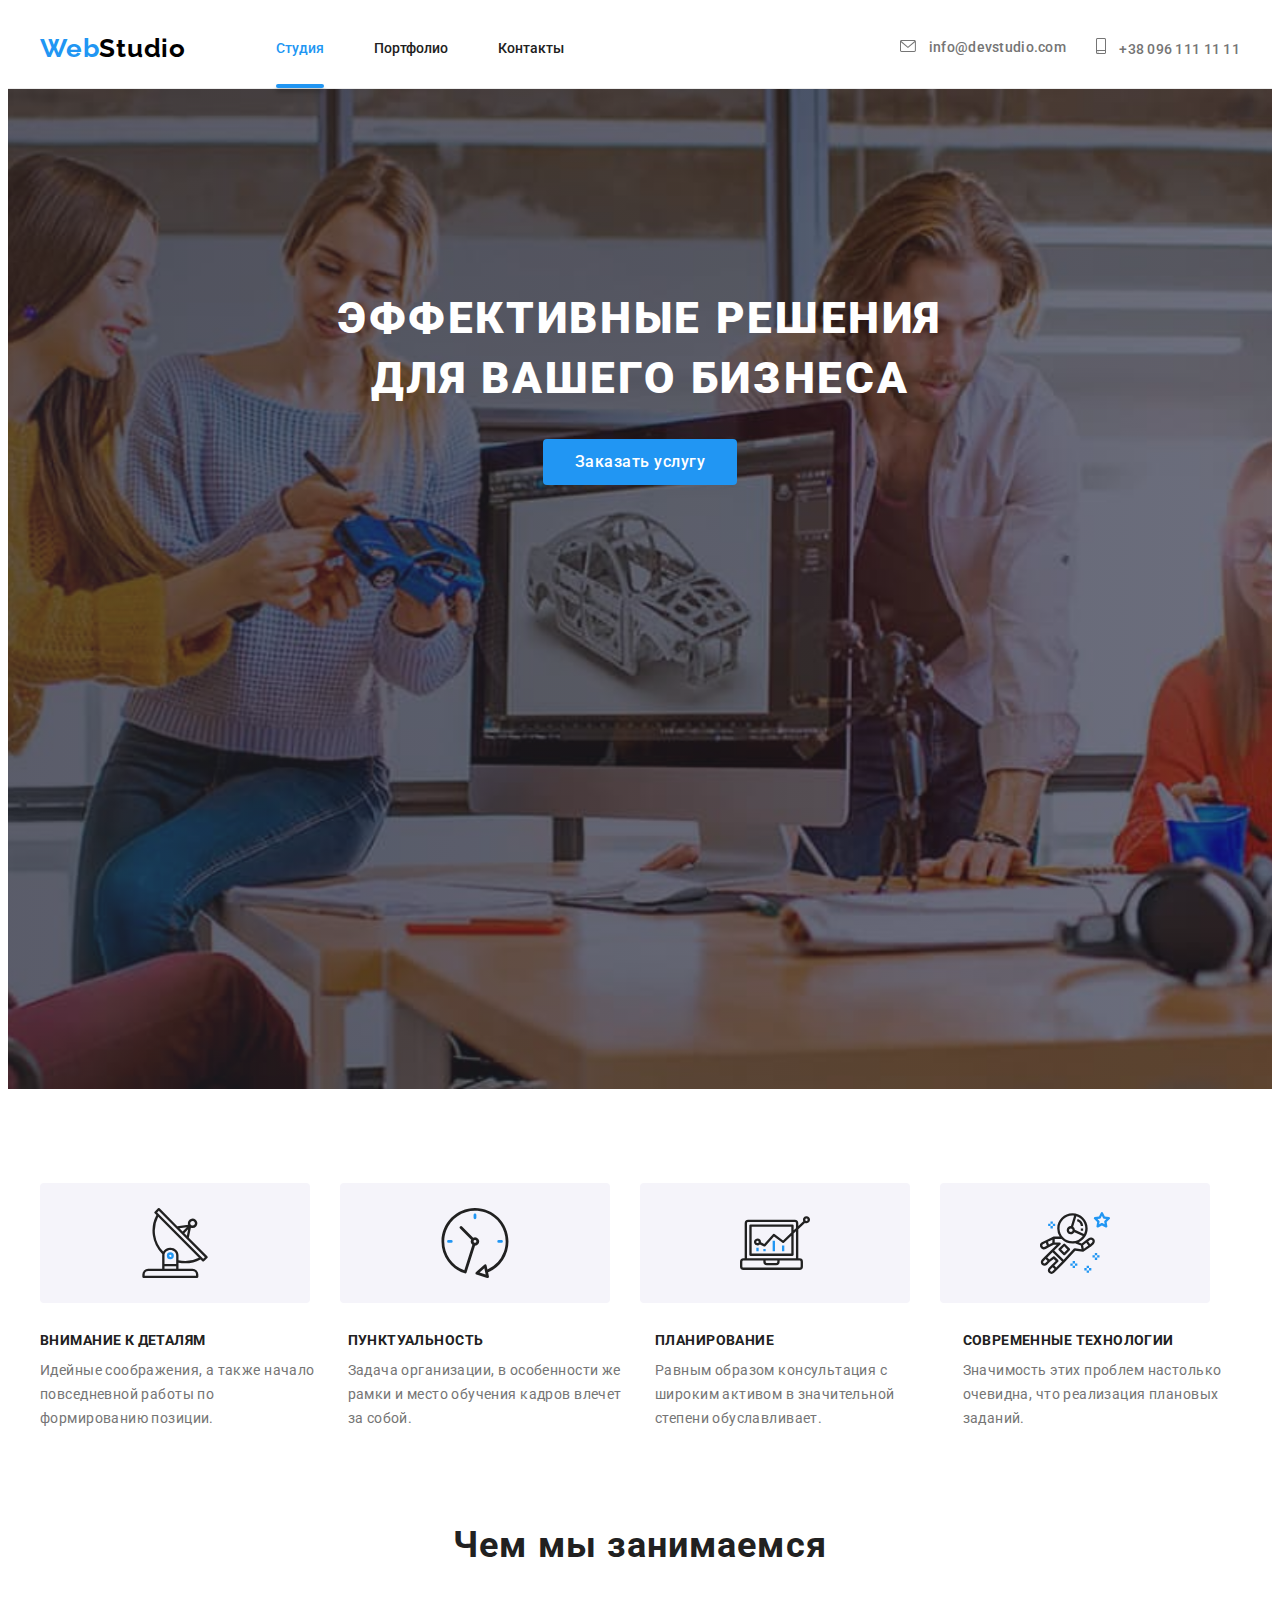
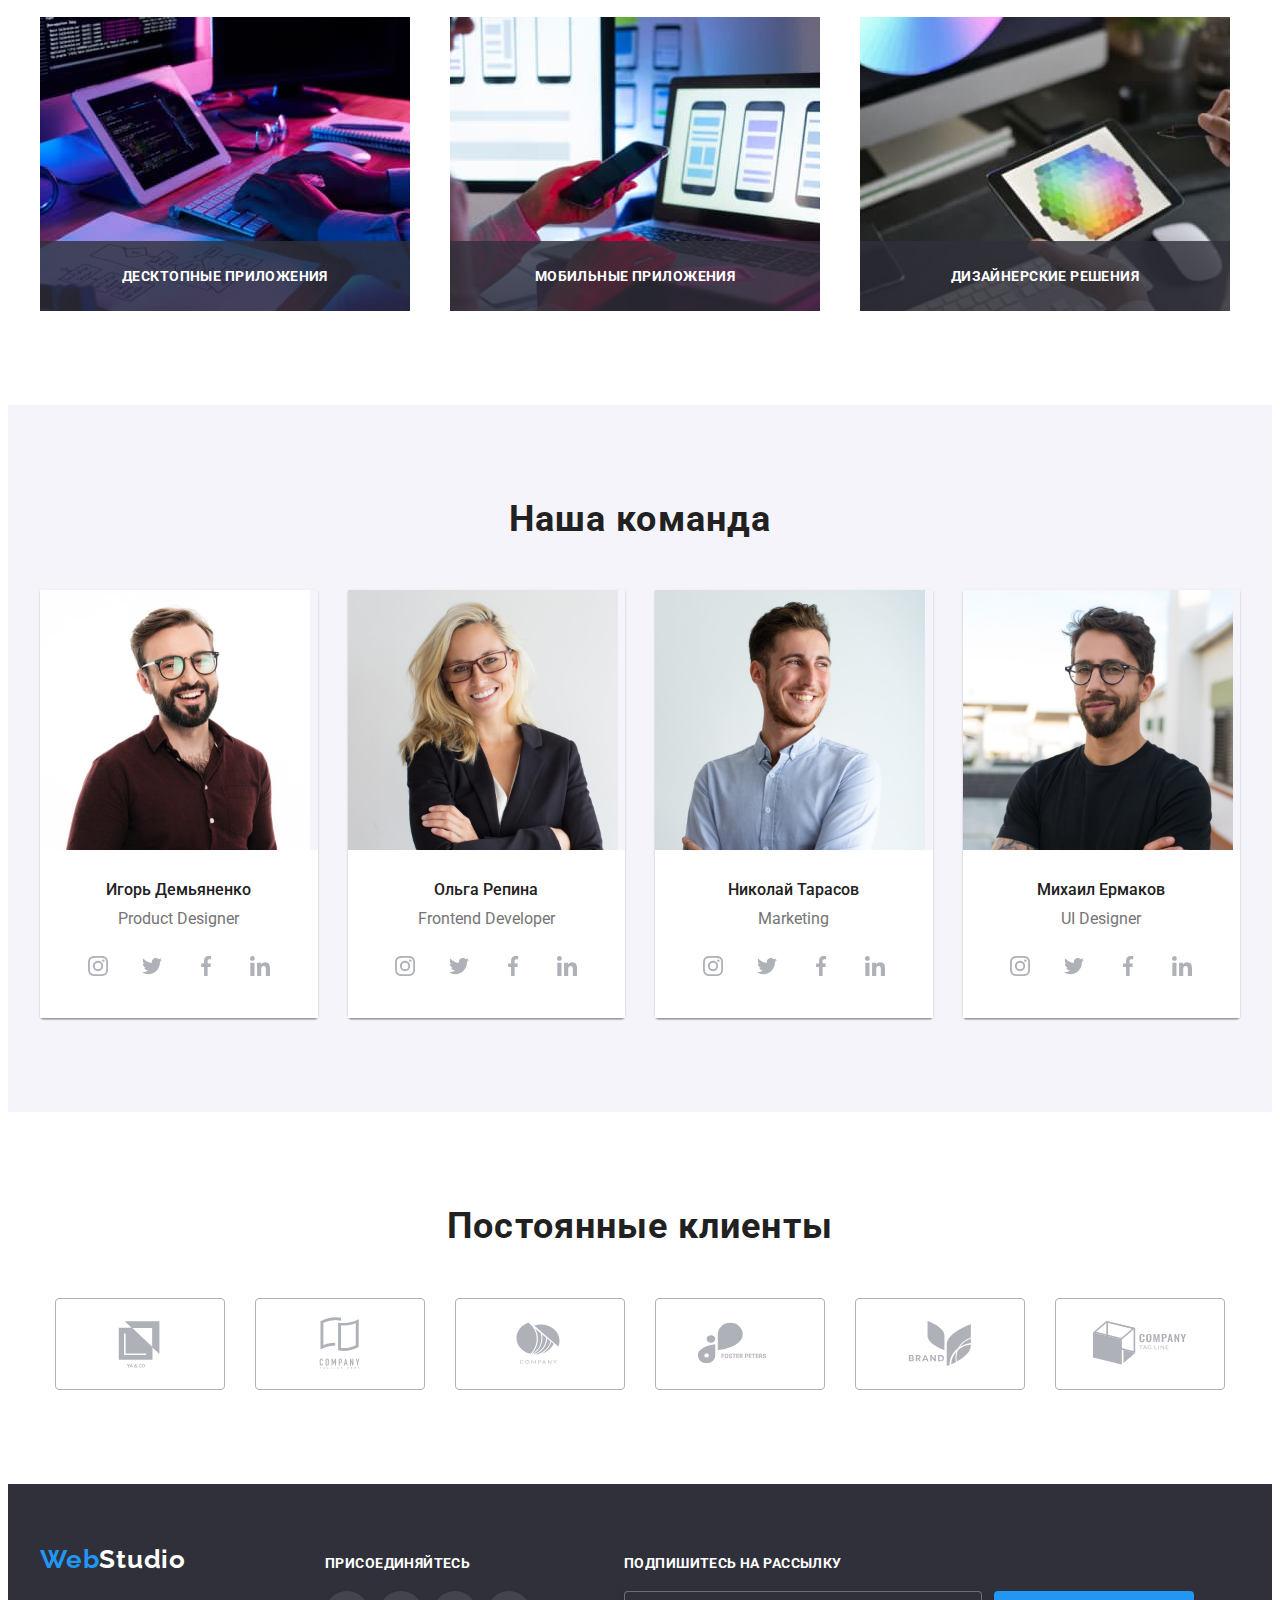
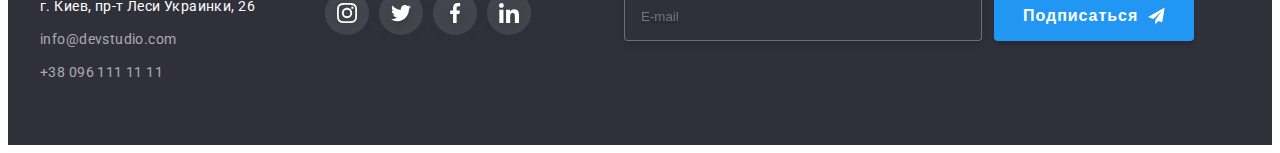
<file: index.html>
<!DOCTYPE html>
<html lang="en">

<head>
    <meta charset="UTF-8">
    <meta http-equiv="X-UA-Compatible" content="IE=edge">
    <meta name="viewport" content="width=device-width, initial-scale=1.0">
    <title> Home work 1</title>
    <link rel="preconnect" href="https://fonts.googleapis.com">
    <link rel="preconnect" href="https://fonts.gstatic.com" crossorigin>
    <link
        href="https://fonts.googleapis.com/css2?family=Raleway:wght@700&family=Roboto:wght@400;500;700;900&display=swap"
        rel="stylesheet">
    <link rel="stylesheet" href="https://cdnjs.cloudflare.com/ajax/libs/modern-normalize/1.0.0/modern-normalize.min.css"
        integrity="sha512-ISS7cAi1PEhQ8jnbJpJZMd29NlhNj4AWYyLOSp2CE/CsHxTCu+r+t0D2yoJudVrd0/8fTVPUVDzY5Tvli75u/g=="
        crossorigin="anonymous" referrerpolicy="no-referrer" />
    <link rel="stylesheet" href="./css/styles.css">
</head>

<body>
    <header>
        <div class="container main-nav">
            <nav class="site-nav">
                <a class="logo item" href=""><span class="logo-web">Web</span>Studio</a>

                <ul class="site-nav list">
                    <li class="item">
                        <a href="./index.html" class="link current">Студия</a>
                    </li>
                    <li class="item">
                        <a href="./portfolio.html" class="link">Портфолио</a>
                    </li>
                    <li class="item">
                        <a href="" class="link">Контакты</a>
                    </li>
                </ul>
            </nav>

            <ul class="contacts">
                <li class="item">
                    <a class="contacts-mail" href="info@devstudio.com">
                        <svg class="icon-contacts" width="16" height="12">
                            <use href="./images/icons.svg#envelope"></use>
                        </svg>
                        info@devstudio.com
                    </a>
                </li>

                <li class="item">
                    <a class="contacts-phone" href="+380961111111">
                        <svg class="icon-contacts" width="10" height="16">
                            <use href="./images/icons.svg#smartphone"></use>
                        </svg> +38 096 111 11 11
                    </a>
                </li>
            </ul>
        </div>
    </header>

    <main>
        <section class="business-decision overlay">
            <div class="container">
                <h1 class="decision"> Эффективные решения <br> для вашего бизнеса </h1>
                <button class="button" type="button" data-modal-open>Заказать услугу</button>
            </div>

        </section>




        <section class="section">
            <!-- подразумеваем название секции преимущества-->
            <div class="container">
                <ul class="icon">
                    <li class="icon-item">
                        <svg class="icon-antenna" width="70" height="70">
                            <use href="./images/icons.svg#antenna"></use>
                        </svg>
                    </li>

                    <li class="icon-item">
                        <svg class="icon-antenna" width="70" height="70">
                            <use href="./images/icons.svg#clock"></use>
                        </svg>
                    </li>

                    <li class="icon-item">
                        <svg class="icon-antenna" width="70" height="70">
                            <use href="./images/icons.svg#diagram"></use>
                        </svg>
                    </li>

                    <li class="icon-item">
                        <svg class="icon-antenna" width="70" height="70">
                            <use href="./images/icons.svg#astronaut"></use>
                        </svg>
                    </li>
                </ul>

                <ul class="title">
                    <li class="item">
                        <h3 class="section-title">Внимание к деталям</h3>
                        <p class="section-title-descr">Идейные соображения, а также начало повседневной работы по
                            формированию позиции.</p>
                    </li>
                    <li class="item">
                        <h3 class="section-title">Пунктуальность</h3>
                        <p class="section-title-descr">Задача организации, в особенности же рамки и место обучения
                            кадров влечет за собой.</p>
                    </li>
                    <li class="item">
                        <h3 class="section-title">Планирование</h3>
                        <p class="section-title-descr">Равным образом консультация с широким активом в значительной
                            степени обуславливает.</p>
                    </li>
                    <li class="item">
                        <h3 class="section-title">Современные технологии</h3>
                        <p class="section-title-descr">Значимость этих проблем настолько очевидна, что реализация
                            плановых заданий.</p>
                    </li>
                </ul>
            </div>
        </section>


        <section class="section work">
            <div class="container">
                <h2 class="main-section-title">Чем мы занимаемся</h2>
                <ul class="main-section-title-img">
                    <li class="item">
                        <div class="work-thumb">
                            <img src="./images/box-1.jpg" alt="разработка" width="370">
                            <div class="work-text-pstn">
                                <p class="work-text">Десктопные приложения</p>
                            </div>
                        </div>
                    </li>

                    <li class="item">
                        <div class="work-thumb">
                            <img src="./images/box-2.jpg" alt="адаптация" width="370">
                            <div class="work-text-pstn">
                                <p class="work-text"> Мобильные приложения</p>
                            </div>
                        </div>
                    </li>

                    <li class="item">
                        <div class="work-thumb">
                            <img src="./images/box-3.jpg" alt="дизайн" width="370">
                        </div>
                        <div class="work-text-pstn">
                            <p class="work-text"> Дизайнерские решения</p>
                        </div>
                    </li>
                </ul>
            </div>
        </section>


        <section class="section main-team">
            <div class="container">
                <h2 class="main-section-title">Наша команда</h2>
                <ul class="main-team-list">
                    <li class="item">
                        <img src="./images/pd.jpg" alt="член команды" width="270">
                        <div class="main-team-list-title">
                            <h3 class="team-title">Игорь Демьяненко</h3>
                            <p lang="en" class="team-profession">Product Designer</p>

                            <ul class="main-team-icon">
                                <li>
                                    <a href="" class="icon-link-team">
                                        <svg class="icon-link" width="20" height="20">
                                            <use href="./images/icons.svg#instagram"></use>
                                        </svg>
                                    </a>
                                </li>
                                <li>
                                    <a href="" class="icon-link-team">
                                        <svg class="icon-link" width="20" height="20">
                                            <use href="./images/icons.svg#twitter"></use>
                                        </svg>
                                    </a>
                                </li>
                                <li>
                                    <a href="" class="icon-link-team">
                                        <svg class="icon-link" width="20" height="20">
                                            <use href="./images/icons.svg#facebook"></use>
                                        </svg>
                                    </a>
                                </li>
                                <li>
                                    <a href="" class="icon-link-team">
                                        <svg class="icon-link" width="20" height="20">
                                            <use href="./images/icons.svg#linkedin"></use>
                                        </svg>
                                    </a>
                                </li>
                            </ul>
                        </div>
                    </li>

                    <li class="item">
                        <img src="./images/fd.jpg" alt="член команды" width="270">
                        <div class="main-team-list-title">
                            <h3 class="team-title">Ольга Репина</h3>
                            <p lang="en" class="team-profession">Frontend Developer</p>

                            <ul class="main-team-icon">
                                <li>
                                    <a href="" class="icon-link-team">
                                        <svg class="icon-link" width="20" height="20">
                                            <use href="./images/icons.svg#instagram"></use>
                                        </svg>
                                    </a>
                                </li>
                                <li>
                                    <a href="" class="icon-link-team">
                                        <svg class="icon-link" width="20" height="20">
                                            <use href="./images/icons.svg#twitter"></use>
                                        </svg>
                                    </a>
                                </li>
                                <li>
                                    <a href="" class="icon-link-team">
                                        <svg class="icon-link" width="20" height="20">
                                            <use href="./images/icons.svg#facebook"></use>
                                        </svg>
                                    </a>
                                </li>
                                <li>
                                    <a href="" class="icon-link-team">
                                        <svg class="icon-link" width="20" height="20">
                                            <use href="./images/icons.svg#linkedin"></use>
                                        </svg>
                                    </a>
                                </li>
                            </ul>
                        </div>
                    </li>

                    <li class="item">
                        <img src="./images/market-m.jpg" alt="член команды" width="270">
                        <div class="main-team-list-title">
                            <h3 class="team-title">Николай Тарасов</h3>
                            <p lang="en" class="team-profession">Marketing</p>

                            <ul class="main-team-icon">
                                <li>
                                    <a href="" class="icon-link-team">
                                        <svg class="icon-link" width="20" height="20">
                                            <use href="./images/icons.svg#instagram"></use>
                                        </svg>
                                    </a>
                                </li>
                                <li>
                                    <a href="" class="icon-link-team">
                                        <svg class="icon-link" width="20" height="20">
                                            <use href="./images/icons.svg#twitter"></use>
                                        </svg>
                                    </a>
                                </li>
                                <li>
                                    <a href="" class="icon-link-team">
                                        <svg class="icon-link" width="20" height="20">
                                            <use href="./images/icons.svg#facebook"></use>
                                        </svg>
                                    </a>
                                </li>
                                <li>
                                    <a href="" class="icon-link-team">
                                        <svg class="icon-link" width="20" height="20">
                                            <use href="./images/icons.svg#linkedin"></use>
                                        </svg>
                                    </a>
                                </li>
                            </ul>
                        </div>
                    </li>

                    <li class="item">
                        <img src="./images/ui-des.jpg" alt="член команды" width="270">
                        <div class="main-team-list-title">
                            <h3 class="team-title">Михаил Ермаков</h3>
                            <p lang="en" class="team-profession">UI Designer</p>

                            <ul class="main-team-icon">
                                <li>
                                    <a href="" class="icon-link-team">
                                        <svg class="icon-link" width="20" height="20">
                                            <use href="./images/icons.svg#instagram"></use>
                                        </svg>
                                    </a>
                                </li>
                                <li>
                                    <a href="" class="icon-link-team">
                                        <svg class="icon-link" width="20" height="20">
                                            <use href="./images/icons.svg#twitter"></use>
                                        </svg>
                                    </a>
                                </li>
                                <li>
                                    <a href="" class="icon-link-team">
                                        <svg class="icon-link" width="20" height="20">
                                            <use href="./images/icons.svg#facebook"></use>
                                        </svg>
                                    </a>
                                </li>
                                <li>
                                    <a href="" class="icon-link-team">
                                        <svg class="icon-link" width="20" height="20">
                                            <use href="./images/icons.svg#linkedin"></use>
                                        </svg>
                                    </a>
                                </li>
                            </ul>
                        </div>
                    </li>
                </ul>
            </div>
        </section>





        <section class="section clients">
            <div class="container">
                <h2 class="main-section-title">Постоянные клиенты</h2>
                <ul class="clients-logo">
                    <li class="clients-icon">
                        <a href="" class="button-icon">
                            <svg class="svg-icon">
                                <use href="./images/icons.svg#logo-1"></use>
                            </svg>
                        </a>
                    </li>

                    <li>
                        <a href="" class="button-icon">
                            <svg class="svg-icon">
                                <use href="./images/icons.svg#logo-2"></use>
                            </svg>
                        </a>
                    </li>

                    <li>
                        <a href="" class="button-icon">
                            <svg class="svg-icon">
                                <use href="./images/icons.svg#logo-3"></use>
                            </svg>
                        </a>
                    </li>

                    <li>
                        <a href="" class="button-icon">
                            <svg class="svg-icon">
                                <use href="./images/icons.svg#logo-4"></use>
                            </svg>
                        </a>
                    </li>

                    <li>
                        <a href="" class="button-icon">
                            <svg class="svg-icon">
                                <use href="./images/icons.svg#logo-5"></use>
                            </svg>
                        </a>
                    </li>

                    <li>
                        <a href="" class="button-icon">
                            <svg class="svg-icon">
                                <use href="./images/icons.svg#logo-6"></use>
                            </svg>
                        </a>
                    </li>
                </ul>
            </div>
        </section>
    </main>

    <footer class="footer">
        <div class="container">
            <address>
                <a class="logo-footer" href=""><span class="logo-web">Web</span>Studio</a>
                <ul class="address">
                    <li class="item"><a class="footer-address" href="">г. Киев, пр-т Леси Украинки, 26</a> </li>
                    <li class="item"><a class="footer-mail" href="info@devstudio.com">info@devstudio.com</a></li>
                    <li><a class="footer-phone" href="+380961111111">+38 096 111 11 11</a></li>
                </ul>
            </address>

            <div class="join">
                <h2 class="footer-join-title"> Присоединяйтесь</h2>
                <ul class="main-team-icon footer">
                    <li>
                        <a href="" class="icon-link-team-footer">
                            <svg class="icon-link-footer" width="20" height="20">
                                <use href="./images/icons.svg#instagram"></use>
                            </svg>
                        </a>
                    </li>
                    <li>
                        <a href="" class="icon-link-team-footer">
                            <svg class="icon-link-footer" width="20" height="20">
                                <use href="./images/icons.svg#twitter"></use>
                            </svg>
                        </a>
                    </li>
                    <li>
                        <a href="" class="icon-link-team-footer">
                            <svg class="icon-link-footer" width="20" height="20">
                                <use href="./images/icons.svg#facebook"></use>
                            </svg>
                        </a>
                    </li>
                    <li>
                        <a href="" class="icon-link-team-footer">
                            <svg class="icon-link-footer" width="20" height="20">
                                <use href="./images/icons.svg#linkedin"></use>
                            </svg>
                        </a>
                    </li>
                </ul>
            </div>
            <div class="footer-form">
                <b class="footer-join-title">Подпишитесь на рассылку</b>
                <form class="footer-cont" id="" action="">
                    <input type="email" name="email" placeholder="E-mail" class="footer-input">
                    <button class="form-btn" type="submit">Подписаться
                        <svg class="footer-icon" width="24" height="24">
                            <use href="./images/icons.svg#icon-send"></use>
                        </svg>
                    </button>
                </form>
            </div>
        </div>
    </footer>


    <!-- modal -->

    <div class="backdrop is-hidden" data-modal>
        <div class="modal">
            <button class="close-btn" type="button" data-modal-close>
                <svg width="11" height="11">
                    <use href="./images/icons.svg#modal-close-btn"></use>
                </svg>
            </button>



            <form class="form">
                <h2 class="form-title">Оставьте свои данные, мы вам перезвоним</h2>
                <div class="form-field">
                    <label for="name">Имя</label>
                    <input type="text" name="name" id="name" class="form-input">
                    <svg class="form-icon" width="18" height="18">
                        <use href="./images/icons.svg#person-black"></use>
                    </svg>
                </div>

                <div class="form-field">
                    <label for="tel">Телефон</label>
                    <input type="tel" name="tel" id="tel">
                    <svg class="form-icon" width="18" height="18">
                        <use href="./images/icons.svg#phone-black"></use>
                    </svg>
                </div>

                <div class="form-field">
                    <label for="email">Почта</label>
                    <input type="email" name="email" id="email">
                    <svg class="form-icon" width="18" height="18">
                        <use href="./images/icons.svg#email-black"></use>
                    </svg>
                </div>

                <div class="form-field">
                    <label for="comments">Комментарий</label>
                    <textarea name="comments" id="comments" placeholder="Введите текст" rows="10"
                        class="comments-form"></textarea>
                </div>

                <!-- <div class="form-field">
                    <input class="checkbox" type="checkbox" name="checkbox" id="checkbox">
                    <label for="checkbox">Соглашаюсь с рассылкой и принимаю Условия договора</label>
                </div> -->

                <!-- without id -->
                <label class="label">
                    <input class="checkbox" type="checkbox" name="checkbox">
                    <!-- <svg class="icon-check">
                        <use href="./images/icons.svg#icon-check"></use>
                    </svg> -->
                    <span class="icon-check"></span>
                    Соглашаюсь с рассылкой и принимаю&nbsp;<a href=""> Условия договора </a>
                </label>

                <button type="submit" class="modal-form-btn">Отправить </button>
            </form>

        </div>
    </div>

    <script src="./js/modal.js"></script>


</body>

</html>
</file>
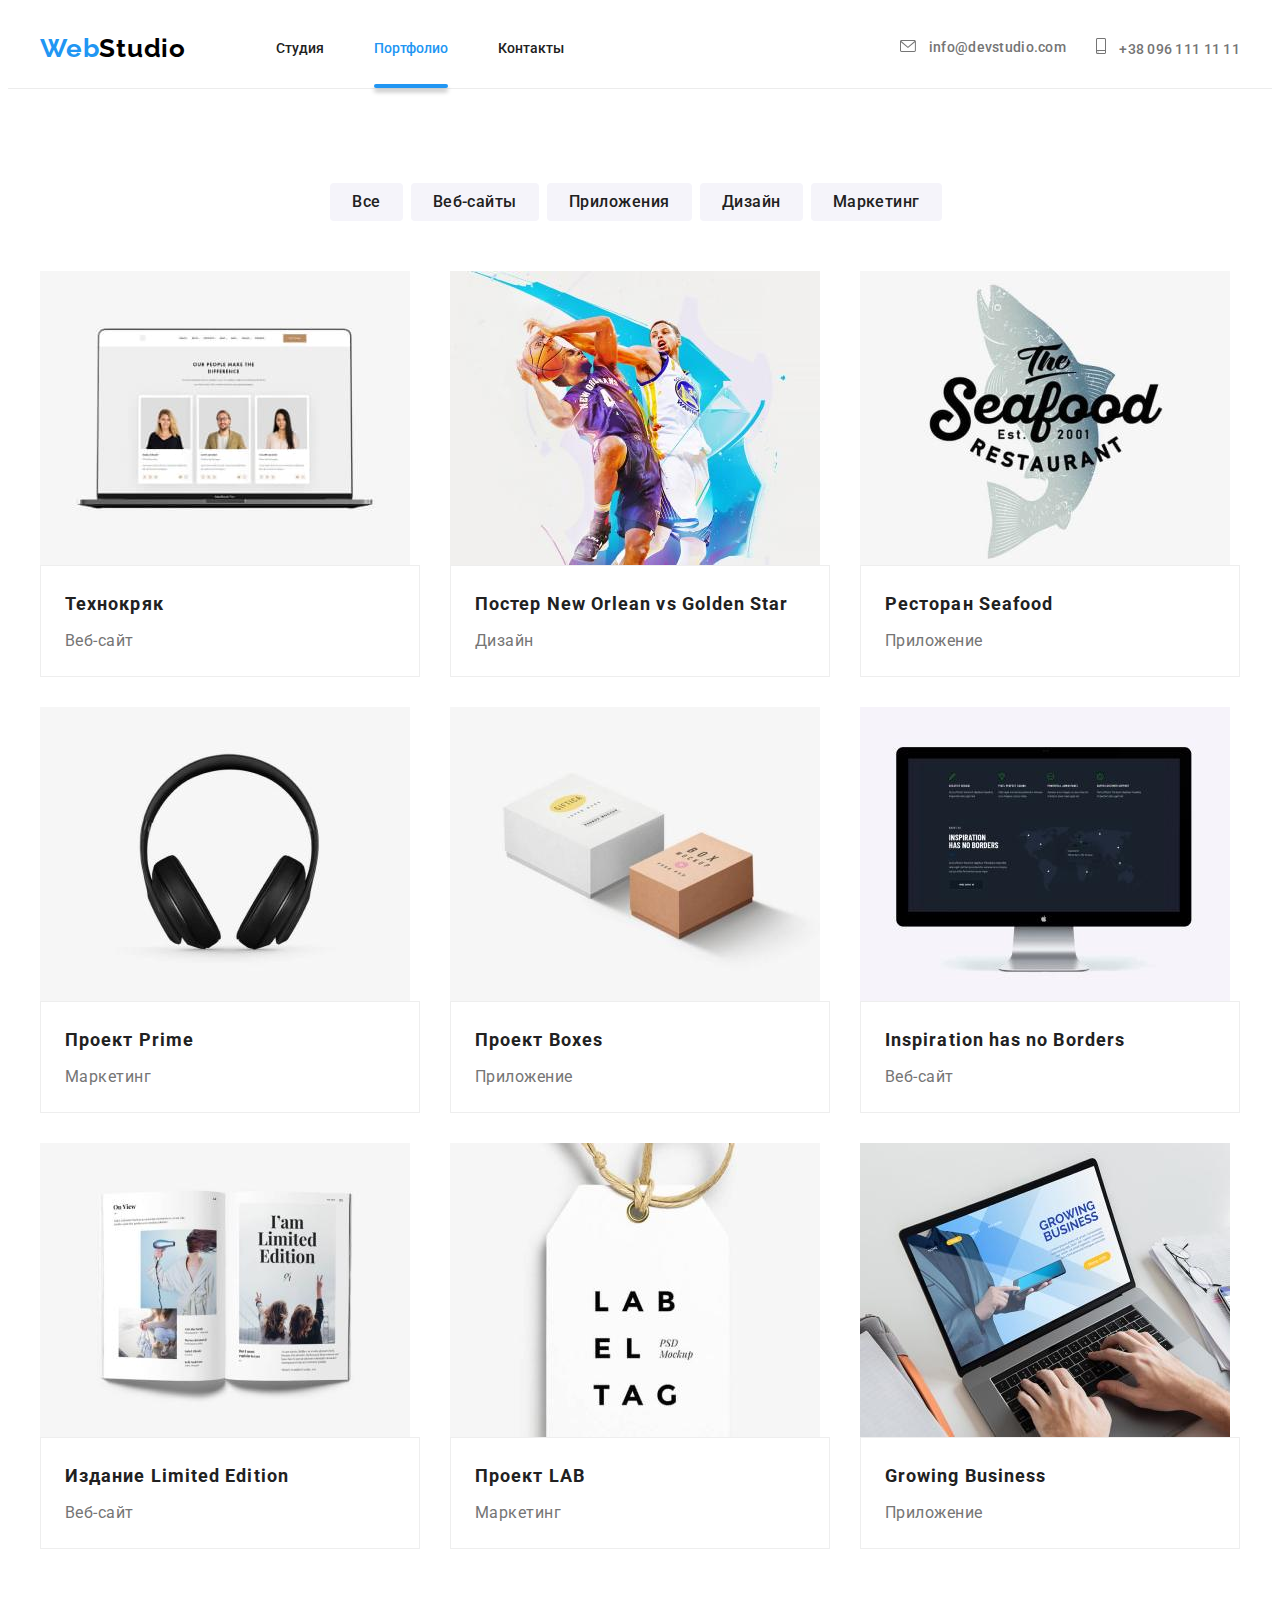
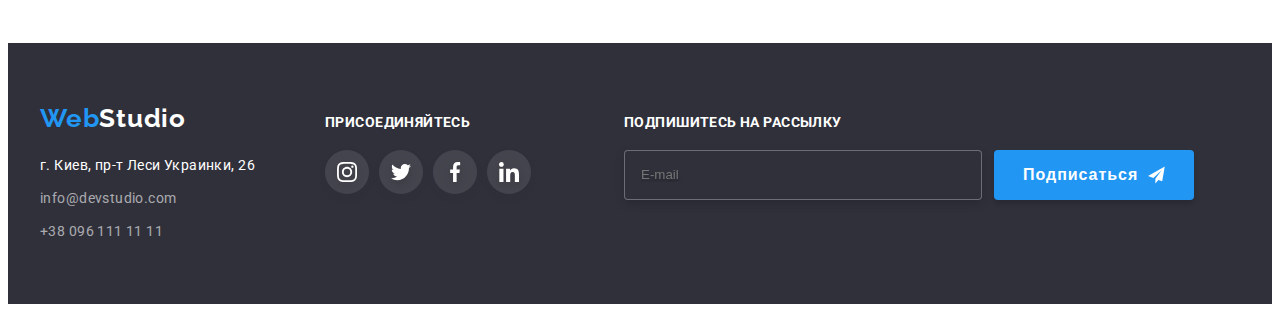
<file: portfolio.html>
<!DOCTYPE html>
<html lang="en">

<head>
    <meta charset="UTF-8">
    <meta http-equiv="X-UA-Compatible" content="IE=edge">
    <meta name="viewport" content="width=device-width, initial-scale=1.0">
    <title>Home work 2</title>
    <link rel="preconnect" href="https://fonts.googleapis.com">
    <link rel="preconnect" href="https://fonts.gstatic.com" crossorigin>
    <link
        href="https://fonts.googleapis.com/css2?family=Raleway:wght@700&family=Roboto:wght@400;500;700;900&display=swap"
        rel="stylesheet">
    <link rel="stylesheet" href="https://cdnjs.cloudflare.com/ajax/libs/modern-normalize/1.0.0/modern-normalize.min.css"
        integrity="sha512-ISS7cAi1PEhQ8jnbJpJZMd29NlhNj4AWYyLOSp2CE/CsHxTCu+r+t0D2yoJudVrd0/8fTVPUVDzY5Tvli75u/g=="
        crossorigin="anonymous" referrerpolicy="no-referrer" />
    <link rel="stylesheet" href="./css/styles.css">
</head>

<body>
    <header>
        <div class="container main-nav">
            <nav class="site-nav">
                <a class="logo item" href=""><span class="logo-web">Web</span>Studio</a>

                <ul class="site-nav list">
                    <li class="item">
                        <a href="./index.html" class="link">Студия</a>
                    </li>
                    <li class="item">
                        <a href="./portfolio.html" class="link current">Портфолио</a>
                    </li>
                    <li class="item">
                        <a href="" class="link">Контакты</a>
                    </li>
                </ul>
            </nav>

            <ul class="contacts">
                <li class="item">
                    <a class="contacts-mail" href="info@devstudio.com">
                        <svg class="icon-contacts" width="16" height="12">
                            <use href="./images/icons.svg#envelope"></use>
                        </svg>
                        info@devstudio.com
                    </a>
                </li>

                <li class="item">
                    <a class="contacts-phone" href="+380961111111">
                        <svg class="icon-contacts" width="10" height="16">
                            <use href="./images/icons.svg#smartphone"></use>
                        </svg> +38 096 111 11 11
                    </a>
                </li>
            </ul>
        </div>
    </header>

    <main>
        <section class="section projects">
            <div class="container">
                <ul class="filters">
                    <li class="item">
                        <button type="button" class="button primary">Все</button>
                    </li>
                    <li class="item">
                        <button type="button" class="button secondary">Веб-сайты</button>
                    </li>
                    <li class="item">
                        <button type="button" class="button secondary">Приложения</button>
                    </li>
                    <li class="item">
                        <button type="button" class="button secondary">Дизайн</button>
                    </li>
                    <li class="item">
                        <button type="button" class="button secondary">Маркетинг</button>
                    </li>
                </ul>

                <!-- H1 IN MIND -->

                <ul class="card-set">

                    <li class="item">
                        <article class="card">
                            <div class="card-thumb">
                                <img src="./images/project0.jpg" alt="технокряк" width="370">
                                <div class="card-overlay">
                                    <p class="card-text">Технокряк это современная площадка распространения
                                        коронавируса. Компании используют эту платформу для цифрового шпионажа и атак на
                                        защищённые сервера конкурентов.</p>
                                </div>
                            </div>



                            <div class="card-content">
                                <h2 class="projects-title">Технокряк</h2>
                                <p class="projects-desrc">Веб-сайт</p>
                            </div>
                        </article>
                    </li>


                    <li class="item">
                        <article class="card">
                            <div class="card-thumb">
                                <img src="./images/project1.jpg" alt="постер" width="370">
                                <div class="card-overlay">
                                    <p class="card-text">Технокряк это современная площадка распространения
                                        коронавируса. Компании используют эту платформу для цифрового шпионажа и атак на
                                        защищённые сервера конкурентов.</p>
                                </div>
                            </div>

                            <div class="card-content">
                                <h2 class="projects-title">Постер New Orlean vs Golden Star</h2>
                                <p class="projects-desrc">Дизайн</p>
                            </div>
                        </article>
                    </li>

                    <li class="item">
                        <article class="card">
                            <div class="card-thumb">
                                <img src="./images/project2.jpg" alt="ресторан" width="370">
                                <div class="card-overlay">
                                    <p class="card-text">Технокряк это современная площадка распространения
                                        коронавируса. Компании используют эту платформу для цифрового шпионажа и атак на
                                        защищённые сервера конкурентов.</p>
                                </div>
                            </div>

                            <div class="card-content">
                                <h2 class="projects-title">Ресторан Seafood</h2>
                                <p class="projects-desrc">Приложение</p>
                            </div>
                        </article>
                    </li>

                    <li class="item">
                        <article class="card">
                            <div class="card-thumb">
                                <img src="./images/project3.jpg" alt="веб-сайт" width="370">
                                <div class="card-overlay">
                                    <p class="card-text">Технокряк это современная площадка распространения
                                        коронавируса. Компании используют эту платформу для цифрового шпионажа и атак на
                                        защищённые сервера конкурентов.</p>
                                </div>
                            </div>
                            <div class="card-content">
                                <h2 class="projects-title">Проект Prime</h2>
                                <p class="projects-desrc">Маркетинг</p>
                            </div>
                        </article>
                    </li>

                    <li class="item">
                        <article class="card">
                            <div class="card-thumb">
                                <img src="./images/project4.jpg" alt="веб-сайт" width="370">
                                <div class="card-overlay">
                                    <p class="card-text">Технокряк это современная площадка распространения
                                        коронавируса. Компании используют эту платформу для цифрового шпионажа и атак на
                                        защищённые сервера конкурентов.</p>
                                </div>
                            </div>
                            <div class="card-content">
                                <h2 class="projects-title">Проект Boxes</h2>
                                <p class="projects-desrc">Приложение</p>
                            </div>
                        </article>
                    </li>

                    <li class="item">
                        <article class="card">
                            <div class="card-thumb">
                                <img src="./images/project5.jpg" alt="веб-сайт" width="370">
                                <div class="card-overlay">
                                    <p class="card-text">Технокряк это современная площадка распространения
                                        коронавируса. Компании используют эту платформу для цифрового шпионажа и атак на
                                        защищённые сервера конкурентов.</p>
                                </div>
                            </div>
                            <div class="card-content">
                                <h2 class="projects-title">Inspiration has no Borders</h2>
                                <p class="projects-desrc">Веб-сайт</p>
                            </div>
                        </article>
                    </li>

                    <li class="item">
                        <article class="card">
                            <div class="card-thumb">
                                <img src="./images/project6.jpg" alt="веб-сайт" width="370">
                                <div class="card-overlay">
                                    <p class="card-text">Технокряк это современная площадка распространения
                                        коронавируса. Компании используют эту платформу для цифрового шпионажа и атак на
                                        защищённые сервера конкурентов.</p>
                                </div>
                            </div>
                            <div class="card-content">
                                <h2 class="projects-title">Издание Limited Edition</h2>
                                <p class="projects-desrc">Веб-сайт</p>
                            </div>
                        </article>
                    </li>

                    <li class="item">
                        <article class="card">
                            <div class="card-thumb">
                                <img src="./images/project7.jpg" alt="веб-сайт" width="370">
                                <div class="card-overlay">
                                    <p class="card-text">Технокряк это современная площадка распространения
                                        коронавируса. Компании используют эту платформу для цифрового шпионажа и атак на
                                        защищённые сервера конкурентов.</p>
                                </div>
                            </div>
                            <div class="card-content">
                                <h2 class="projects-title">Проект LAB</h2>
                                <p class="projects-desrc">Маркетинг</p>
                            </div>
                        </article>
                    </li>

                    <li class="item">
                        <article class="card">
                            <div class="card-thumb">
                                <img src="./images/project8.jpg" alt="веб-сайт" width="370">
                                <div class="card-overlay">
                                    <p class="card-text">Технокряк это современная площадка распространения
                                        коронавируса. Компании используют эту платформу для цифрового шпионажа и атак на
                                        защищённые сервера конкурентов.</p>
                                </div>
                            </div>
                            <div class="card-content">
                                <h2 class="projects-title">Growing Business</h2>
                                <p class="projects-desrc">Приложение</p>
                            </div>
                        </article>
                    </li>
                </ul>
            </div>
        </section>
    </main>

    <footer class="footer">
        <div class="container">
            <address>
                <a class="logo-footer" href=""><span class="logo-web">Web</span>Studio</a>
                <ul class="address">
                    <li class="item"><a class="footer-address" href="">г. Киев, пр-т Леси Украинки, 26</a> </li>
                    <li class="item"><a class="footer-mail" href="info@devstudio.com">info@devstudio.com</a></li>
                    <li><a class="footer-phone" href="+380961111111">+38 096 111 11 11</a></li>
                </ul>
            </address>

            <div class="join">
                <h2 class="footer-join-title"> Присоединяйтесь</h2>
                <ul class="main-team-icon footer">
                    <li>
                        <a href="" class="icon-link-team-footer">
                            <svg class="icon-link-footer" width="20" height="20">
                                <use href="./images/icons.svg#instagram"></use>
                            </svg>
                        </a>
                    </li>
                    <li>
                        <a href="" class="icon-link-team-footer">
                            <svg class="icon-link-footer" width="20" height="20">
                                <use href="./images/icons.svg#twitter"></use>
                            </svg>
                        </a>
                    </li>
                    <li>
                        <a href="" class="icon-link-team-footer">
                            <svg class="icon-link-footer" width="20" height="20">
                                <use href="./images/icons.svg#facebook"></use>
                            </svg>
                        </a>
                    </li>
                    <li>
                        <a href="" class="icon-link-team-footer">
                            <svg class="icon-link-footer" width="20" height="20">
                                <use href="./images/icons.svg#linkedin"></use>
                            </svg>
                        </a>
                    </li>
                </ul>
            </div>
            <div class="footer-form">
                <b class="footer-join-title">Подпишитесь на рассылку</b>
                <form class="footer-cont" id="" action="">
                    <input type="email" name="email" placeholder="E-mail" class="footer-input">
                    <button class="form-btn" type="submit">Подписаться
                        <svg class="footer-icon" width="24" height="24">
                            <use href="./images/icons.svg#icon-send"></use>
                        </svg>
                    </button>
                </form>
            </div>
        </div>
    </footer>

</body>

</html>
</file>
<file: css/styles.css>
:root {
  --primary-text-color: #757575;
  --title-text-color: #212121;
  --accent-text-color: #2196f3;
  --background-color: #ffffff;
  --second-background-color: #f5f4fa;
  --bcg-color-footer: #2f303a;

  --button-text-color: #ffffff;
  --button-text-secondary-color: #212121;
  --button-bcg-color: #2196f3;
  --button-secondary-bcg-color: #f5f4fa;

  --card-set-gap: 30px;

  --animation-timing: cubic-bezier(0.4, 0, 0.2, 1);
}

body {
  font-family: Roboto, sans-serif;
  font-style: normal;
  font-size: 14px;
  background-color: #ffffff;
  color: var(--primary-text-color);
}

header {
  border-bottom: 1px solid #ececec;
}

ul {
  list-style: none;
}

h1,
h2,
h3,
h4,
h5,
h6,
p,
ul {
  margin: 0;
  padding: 0;
}

img {
  display: block;
  max-width: 100%;
  height: auto;
}

.container {
  width: 1200px;
  margin-left: auto;
  margin-right: auto;
  padding-left: 15px;
  padding-right: 15px;
}

/* main color: #212121;
second color: #757575;
accent color: #2196F3;
white : #FFFFFF;*/
/* second background color : E5E5E */
/* buttom color background: F5F4FA; */

/* Header */

/* Site nav */

.main-nav {
  display: flex;
  align-items: center;
}

.site-nav {
  display: flex;
  align-items: center;
}

.logo {
  display: flex;
  font-family: Raleway;
  font-style: normal;
  font-weight: bold;
  font-size: 26px;
  line-height: 1.19;
  letter-spacing: 0.03em;
  color: #000000;
  text-decoration: none;
}

.logo-web {
  color: var(--accent-text-color);
  text-decoration: none;
}

.site-nav.list {
  margin-left: 90px;
}

.site-nav .link {
  display: block;
  padding-top: 32px;
  padding-bottom: 32px;
  font-weight: 500;
  color: var(--title-text-color);
  text-decoration: none;
  transition: color 250ms var(--animation-timing);
}

.item {
  position: relative;
}

.link::after,
.link::after {
  content: ' ';
  display: block;
  position: absolute;
  left: 0;
  bottom: 0;
  width: 100%;
  height: 4px;
  border-radius: 2px;
  background-color: var(--accent-text-color);
  box-shadow: 0px 4px 4px rgba(0, 0, 0, 0.25);
  opacity: 0;
  transition: opacity 250ms var(--animation-timing);
}

.link:focus::after,
.link:hover::after {
  opacity: 1;
}

/* .site-nav .item:not(:last-child){
  margin-right: 50px;
  or 
  .site-nav .item + .item{
  margin-left: 50px;
}
} */

.site-nav .item + .item {
  margin-left: 50px;
}

.site-nav .link:hover,
.site-nav .link:focus {
  color: var(--accent-text-color);
}

.site-nav .link.current {
  color: var(--accent-text-color);
}

.site-nav .link.current::after {
  content: ' ';
  display: block;
  position: absolute;
  left: 0;
  bottom: 0;
  width: 100%;
  height: 4px;
  border-radius: 2px;
  background-color: var(--accent-text-color);
  box-shadow: 0px 4px 4px rgba(0, 0, 0, 0.25);
  opacity: 1;
}

.contacts {
  display: flex;
  margin-left: auto;
}

.contacts .item + .item {
  margin-left: 30px;
}
.contacts .item {
  display: flex;
  align-items: center;
}

.contacts-mail,
.contacts-phone {
  font-style: normal;
  font-weight: 500;
  font-size: 14px;
  line-height: 1.14;
  letter-spacing: 0.02em;
  color: var(--primary-text-color);
  text-decoration: none;
  transition: color 250ms var(--animation-timing);
}

.contacts .contacts-mail:hover,
.contacts .contacts-mail:focus {
  color: var(--accent-text-color);
}

.icon-contacts {
  margin-right: 10px;
  fill: var(--primary-text-color);
}

.contacts-mail:hover .icon-contacts,
.contacts-mail:focus .icon-contacts {
  fill: var(--accent-text-color);
}

.contacts .contacts-phone:hover,
.contacts .contacts-phone:focus {
  color: var(--accent-text-color);
}

.contacts-phone:focus .icon-contacts,
.contacts-phone:hover .icon-contacts {
  fill: var(--accent-text-color);
}

.contacts .contacts-mail.current {
  color: var(--accent-text-color);
}

/* Main first section */

.business-decision {
  text-align: center;
  background: #2f303a;
  padding-top: 200px;
  padding-bottom: 200px;
}

.business-decision.overlay {
  min-height: 600px;
  max-width: 1600px;
  margin: 0 auto;
  background-image: linear-gradient(to right, rgba(47, 48, 58, 0.5), rgba(47, 48, 58, 0.3)),
    url('../images/header.jpg');
  background-repeat: no-repeat;
  background-position: center;
  background-size: cover;
}

.decision {
  margin-top: 0;
  margin-bottom: var(--card-set-gap);
  display: block;

  font-weight: 900;
  font-size: 44px;
  line-height: 1.36;

  text-align: center;
  letter-spacing: 0.06em;
  text-transform: uppercase;
  color: #ffffff;
}

.title {
  display: flex;
  flex-direction: row;
}

.title .item {
  width: calc((100% - 90px) / 4);
  margin-right: var(--card-set-gap);
}

.icon {
  display: flex;
  flex-direction: row;
}

.icon .icon-item {
  width: calc((100% - 90px) / 4);
  margin-right: var(--card-set-gap);
}

.icon-item {
  display: flex;
  align-items: center;
  justify-content: center;
  height: 120px;
  width: 270px;
  background-color: var(--button-secondary-bcg-color);
  border-radius: 4px;
  margin-bottom: var(--card-set-gap);
}

.icon-antenna {
  /* height: 70px;
  width: 70px; */
  display: flex;
  justify-content: center;
  align-items: center;
}

/* .title .item::before {
  display: block;
  content: '';
  height: 120px;
  background-repeat: no-repeat;
  background-size: 70px;
  background-position: center;
  background-color: var(--button-secondary-bcg-color);
  border-radius: 4px;
  margin-bottom: var(--card-set-gap);
}

.icon-antenna::before {
  background-image: url(../images/antenna.svg);
}

.icon-clock::before {
  background-image: url(../images/clock.svg);
}

.icon-diagram::before {
  background-image: url(../images/diagram.svg);
}
.icon-astronaut::before {
  background-image: url(../images/astronaut.svg);
} */

.title .item:nth-child(4n) {
  margin-right: 0;
}

.section-title {
  margin-bottom: 10px;
  font-weight: bold;
  font-size: 14px;
  line-height: 1.14;
  letter-spacing: 0.03em;
  text-transform: uppercase;
  color: var(--title-text-color);
}
.section-title-descr {
  font-weight: normal;
  font-size: 14px;
  line-height: 1.71;
  letter-spacing: 0.03em;
  color: var(--primary-text-color);
}

.section.work {
  padding-top: 0;
}

.main-section-title {
  margin-bottom: 50px;
  font-style: normal;
  font-weight: bold;
  font-size: 36px;
  line-height: 1.16;
  text-align: center;
  letter-spacing: 0.03em;
  color: var(--title-text-color);
}

.main-section-title-img {
  padding: 0;
  margin: 0;
  display: flex;
  flex-wrap: wrap;
  margin-left: calc(-1 * var(--card-set-gap));
  margin-top: calc(-1 * var(--card-set-gap));
}

.main-section-title-img .item {
  flex-basis: calc(100% / 3 - 30px);
  margin-left: var(--card-set-gap);
  margin-top: var(--card-set-gap);
}

.work-thumb {
  position: relative;
}

.work-text-pstn {
  position: absolute;
  display: flex;
  justify-content: center;
  align-items: center;
  bottom: 0;
  left: 0;
  width: 370px;
  height: 70px;
  background-color: rgba(47, 48, 58, 0.8);
  opacity: 1;
}

.work-text {
  font-weight: bold;
  font-size: 14px;
  line-height: 16px;
  text-align: center;
  letter-spacing: 0.03em;
  text-transform: uppercase;

  color: var(--button-text-color);
}

/* 
  .work-thumb::before{
    display: inline-block;
    content: '';
    position: absolute;
    bottom: 0;
    left: 0;
    width: 370px;
    height: 70px;
    background-color: rgba(33, 150, 243, 0.9);
    opacity: 1;
  } */

/* Our team */
.main-team {
  background-color: var(--second-background-color);
}

.main-team-list {
  display: flex;
  flex-wrap: wrap;
}

.main-team-list .item {
  width: calc((100% - 90px) / 4);
  margin-right: var(--card-set-gap);
  box-shadow: 0px 1px 3px rgba(0, 0, 0, 0.12), 0px 1px 1px rgba(0, 0, 0, 0.14),
    0px 2px 1px rgba(0, 0, 0, 0.2);
  border-radius: 0px 0px 4px 4px;
}

.main-team-list .item:nth-child(4n) {
  margin-right: 0;
}

.main-team-list-title {
  text-align: center;
  padding: 30px 0px;
  background-color: var(--background-color);
}

.team-title {
  padding-bottom: 10px;
  font-weight: 500;
  font-size: 16px;
  line-height: 1.19;
  color: var(--button-text-secondary-color);
}
.team-profession {
  font-weight: normal;
  font-size: 16px;
  line-height: 1.19;
  color: var(--primary-text-color);
}

/* main team icon links */

.main-team-icon {
  display: flex;
  justify-content: center;
  padding-top: 16px;
}

.main-team-icon li:not(:last-child) {
  margin-right: 10px;
}

.icon-link-team {
  display: flex;
  align-items: center;
  justify-content: center;
  width: 44px;
  height: 44px;
  border-radius: 50%;
  background-color: #fff;
  list-style: none;
  transition: background-color 250ms var(--animation-timing);
}

.icon-link-team:focus,
.icon-link-team:hover {
  background-color: var(--button-bcg-color);
}

.icon-link {
  /* width: 20px;
  height: 20px; */
  fill: #afb1b8;
}

.icon-link-team:focus .icon-link,
.icon-link-team:hover .icon-link {
  fill: var(--button-text-color);
}

/* Clients */
.clients-logo {
  display: flex;
  flex-wrap: wrap;
  align-items: center;
  justify-content: center;
  list-style: none;
}

.clients-logo li {
  width: calc((100% - 180px) / 6);
  margin-right: var(--card-set-gap);
}

.clients-logo li:nth-child(6n) {
  margin-right: 0;
}

.button-icon {
  display: flex;
  align-items: center;
  justify-content: center;
  background-color: var(--background-color);
  height: 92px;
  width: 170px;
  border: 1px solid #afb1b8;
  box-sizing: border-box;
  border-radius: 4px;
  transition: 250ms var(--animation-timing);
}

.button-icon .svg-icon {
  height: 60px;
  width: 106px;
  fill: #afb1b8;
  transition: 250ms var(--animation-timing);
}

.button-icon:hover,
.button-icon:focus {
  border: 1px solid var(--button-bcg-color);
}

.button-icon:hover .svg-icon,
.button-icon:focus .svg-icon {
  fill: var(--accent-text-color);
}

/* Section Projects */
.filters {
  margin-bottom: 50px;
  display: flex;
  justify-content: center;
}

.filters .item {
  margin-right: 8px;
}

.filters .item:not(:last-child) {
  margin-right: 8px;
}

/* Button */
.business-decision .button {
  padding: 10px 32px 10px 32px;
  font-family: inherit;
  font-weight: 500;
  font-size: 16px;
  line-height: 1.63;
  text-align: center;
  letter-spacing: 0.03em;
  background-color: var(--button-bcg-color);
  color: var(--button-text-color);
  border-radius: 4px;
  cursor: pointer;
  border: transparent;
}

.button {
  padding: 6px 22px 6px 22px;
  font-family: inherit;
  font-weight: 500;
  font-size: 16px;
  line-height: 1.63;
  text-align: center;
  letter-spacing: 0.03em;
  color: var(--button-text-secondary-color);
  background-color: var(--button-secondary-bcg-color);
  border-radius: 4px;
  cursor: pointer;
  border: transparent;
  transition: color 250ms var(--animation-timing), box-shadow 250ms var(--animation-timing),
    background-color 250ms var(--animation-timing);
}

/* .button.primary {
  background-color: var(--button-bcg-color);
  color: var(--button-text-color);
} */

.button:hover,
.button:focus {
  background-color: var(--button-bcg-color);
  color: var(--button-text-color);
  box-shadow: 0px 3px 1px rgba(0, 0, 0, 0.1), 0px 1px 2px rgba(0, 0, 0, 0.08),
    0px 2px 2px rgba(0, 0, 0, 0.12);
  border-radius: 4px;
}

/* Portfolio */

.projects-title {
  margin-bottom: 4px;
  font-weight: bold;
  font-size: 18px;
  line-height: 2;
  letter-spacing: 0.06em;
  color: var(--title-text-color);
}

.projects-desrc {
  font-weight: normal;
  font-size: 16px;
  line-height: 1.87;
  letter-spacing: 0.03em;
  color: var(--primary-text-color);
}

/* card-set */

.section {
  padding-top: 94px;
  padding-bottom: 94px;
}

.card-set {
  padding: 0;
  margin: 0;
  display: flex;
  flex-wrap: wrap;
  margin-left: calc(-1 * var(--card-set-gap));
  margin-top: calc(-1 * var(--card-set-gap));
}

.card-set .item {
  flex-basis: calc(100% / 3 - 30px);
  margin-left: var(--card-set-gap);
  margin-top: var(--card-set-gap);
  background: #ffffff;
  transition: box-shadow 250ms var(--animation-timing);
}

.card-set .item:focus,
.card-set .item:hover {
  border: 1px solid #eeeeee;
  box-sizing: border-box;
  box-shadow: 0px 1px 1px rgba(0, 0, 0, 0.12), 0px 4px 4px rgba(0, 0, 0, 0.06),
    1px 4px 6px rgba(0, 0, 0, 0.16);
}

.card-content {
  padding: 20px 24px;
  border: 1px solid #eeeeee;
}

/* .card-thumb{
  position:relative;
  display: flex;
  justify-content: center;
  align-items: center;
  overflow: hidden;
  } */

.card-thumb {
  position: relative;
  overflow: hidden;
}

.card-text {
  position: absolute;
  top: 50%;
  left: 50%;
  transform: translate(-50%, -50%);
  width: 322px;

  font-style: normal;
  font-weight: normal;
  font-size: 18px;
  line-height: 28px;
  letter-spacing: 0.03em;

  color: #ffffff;
}

/* .card:hover .card-text{
  transform: translateY(0);
} */

/* .card-thumb::before при анимации лучше испольспользовать оверлей{
   display: inline-block;
  content: ''; 
  position: absolute;
  top: 0;
  left: 0;
  width: 100%;
  height: 100%;
  background-color: rgba(33, 150, 243, 0.9);
  opacity: 1;
  transform: translateY(100%);
  transition: transform 250ms var(--animation-timing);
} */

.card-overlay {
  position: absolute;
  top: 0;
  left: 0;
  width: 100%;
  height: 100%;
  background-color: rgba(33, 150, 243, 0.9);
  /* opacity: 1; */
  transform: translateY(100%);
  transition: transform 250ms cubic-bezier(0.4, 0, 0.2, 1);
}

.card:hover .card-overlay {
  transform: translateY(0);
}

/* .card-thumb:hover::before{
  opacity: 0;
} */

/* Footer */

.footer {
  display: flex;
  padding-top: 60px;
  padding-bottom: 60px;
  background-color: var(--bcg-color-footer);
}

.footer .container {
  display: flex;
  align-items: baseline;
}

.logo-footer {
  display: inline-block;
  margin-bottom: 20px;
  font-family: Raleway;
  font-style: normal;
  font-weight: bold;
  font-size: 26px;
  line-height: 1.19;
  letter-spacing: 0.03em;
  color: var(--button-text-color);
  text-decoration: none;
}

.address .item {
  margin-bottom: 9px;
  margin-right: 70px;
}

.footer-address {
  font-style: normal;
  font-weight: normal;
  font-size: 14px;
  line-height: 1.71;
  letter-spacing: 0.03em;
  color: #ffffff;
  text-decoration: none;
}

.footer-mail,
.footer-phone {
  font-style: normal;
  font-weight: normal;
  font-size: 14px;
  line-height: 1.71;
  letter-spacing: 0.03em;
  color: rgba(255, 255, 255, 0.6);
  text-decoration: none;
}

.footer-join-title {
  margin-bottom: 20px;
  font-weight: bold;
  font-size: 14px;
  line-height: 16px;
  letter-spacing: 0.03em;
  text-transform: uppercase;
  color: #ffffff;
}

.join {
  display: flex;
  flex-direction: column;
}

.main-team-icon.footer {
  display: flex;
  margin: 0;
  padding: 0;
}

.main-team-icon li:not(:last-child) {
  margin-right: 10px;
}

.icon-link-team-footer {
  display: flex;
  align-items: center;
  justify-content: center;
  width: 44px;
  height: 44px;
  border-radius: 50%;
  background-color: rgba(255, 255, 255, 0.1);
  filter: drop-shadow(0px 4px 4px rgba(0, 0, 0, 0.25));
  list-style: none;
  transition: background-color 250ms var(--animation-timing);
}

.icon-link-footer {
  /* width: 20px;
  height: 20px; */
  fill: var(--button-text-color);
}

.icon-link-team-footer:focus,
.icon-link-team-footer:hover {
  background-color: var(--button-bcg-color);
}

.icon-link-team-footer:hover .icon-link-footer,
.icon-link-team-footer:focus .icon-link-footer {
  fill: var(--button-text-color);
}

/* Form-footer */

.footer-form {
  display: flex;
  flex-direction: column;
  width: 570px;
  min-height: 86px;
  margin-left: 93px;
}

.footer-cont {
  display: flex;
  align-items: center;
}

.footer-input {
  width: 358px;
  height: 50px;
  margin-right: 12px;
  padding-left: 16px;
  border: 1px solid rgba(255, 255, 255, 0.3);
  box-sizing: border-box;
  filter: drop-shadow(0px 4px 4px rgba(0, 0, 0, 0.15));
  border-radius: 4px;
  color: rgba(255, 255, 255, 0.6);
  text-shadow: 0px 4px 4px rgba(0, 0, 0, 0.25);
  background-color: var(--bcg-color-footer);
  transition: 250ms var(--animation-timing);
}

.footer-input:focus {
  outline: 1px solid var(--accent-text-color);
  color: rgba(255, 255, 255, 0.6);
}

.form-btn {
  padding: 10px 29px 10px 29px;
  display: flex;
  align-items: center;
  text-align: center;

  width: 200px;
  height: 50px;

  font-weight: bold;
  font-size: 16px;
  line-height: 30px;
  letter-spacing: 0.06em;
  color: #ffffff;
  background-color: #2196f3;
  box-shadow: 0px 4px 4px rgba(0, 0, 0, 0.15);
  border-radius: 4px;
  border: transparent;
  cursor: pointer;
}

.footer-icon {
  margin-left: 10px;
}

/* Modal */

.backdrop {
  position: fixed;
  top: 0;
  left: 0;
  width: 100%;
  height: 100%;

  visibility: visible;
  background-color: rgba(0, 0, 0, 0.2);

  opacity: 1;
  transition: opacity 250ms var(--animation-timing);
}

.backdrop.is-hidden {
  visibility: hidden;
  opacity: 0;
  pointer-events: none;
}

.backdrop.is-hidden .modal {
  transition: visibility 250ms var(--animation-timing);
}

.modal {
  position: absolute;
  top: 50%;
  left: 50%;
  transform: translate(-50%, -50%);

  /* min-height: 581px; */
  min-width: 528px;

  background-color: var(--background-color);
  box-shadow: 0px 1px 3px rgba(0, 0, 0, 0.12), 0px 1px 1px rgba(0, 0, 0, 0.14),
    0px 2px 1px rgba(0, 0, 0, 0.2);
  border-radius: 4px;
  opacity: 1;
}

.close-btn {
  position: absolute;
  top: 8px;
  right: 8px;
  width: 30px;
  height: 30px;
  border-radius: 50%;
  background-color: #ffffff;
  border: 1px solid rgba(0, 0, 0, 0.1);
  cursor: pointer;
  transition: 250ms var(--animation-timing);
}

.close-btn svg {
  display: flex;
  align-items: center;
  justify-content: center;
  margin: 0 auto;
}

.close-btn:focus,
.close-btn:hover {
  fill: var(--accent-text-color);
}

.form {
  width: 528px;
  padding: 40px;
}

.form-title {
  margin-bottom: 12px;
  font-weight: bold;
  font-size: 20px;
  line-height: 23px;
  text-align: center;
  letter-spacing: 0.03em;

  color: #212121;
}

.form-field {
  position: relative;
  display: flex;
  flex-direction: column;
  font-size: 12px;
}

.form-field label {
  margin-bottom: 4px;
}

.form-field input {
  margin-bottom: 10px;
  padding: 11px 42px 11px 42px;

  font-size: 12px;
  line-height: 14px;
  letter-spacing: 0.01em;

  color: #757575;
  border: 1px solid rgba(33, 33, 33, 0.2);
  box-sizing: border-box;
  border-radius: 4px;
  transition: 250ms var(--animation-timing);
}

.form-field input::placeholder {
  font-size: 12px;
  line-height: 14px;
  letter-spacing: 0.01em;
  color: rgba(117, 117, 117, 0.5);
  transition: 250ms var(--animation-timing);
}

.comments-form {
  padding: 12px 16px;
  margin-bottom: 20px;
  color: #757575;
  border: 1px solid rgba(33, 33, 33, 0.2);
  box-sizing: border-box;
  border-radius: 4px;
  resize: none;
  height: 120px;
}

.modal-form-btn {
  padding: 10px 55px 10px 55px;
  display: block;
  margin: 0 auto;
  text-align: center;
  font-weight: bold;
  font-size: 16px;
  line-height: 30px;
  letter-spacing: 0.06em;
  background-color: var(--button-bcg-color);
  color: var(--button-text-color);
  box-shadow: 0px 4px 4px rgba(0, 0, 0, 0.15);
  border-radius: 4px;
  border: transparent;
  cursor: pointer;
  transition: box-shadow 250ms var(--animation-timing);
}

.form-icon {
  position: absolute;
  top: 50%;
  left: 12px;
  transform: translateY(-20%);

  display: inline-block;
  transition: 250ms var(--animation-timing);
}

.form-field:focus-within > .form-icon {
  fill: var(--accent-text-color);
}

.form-field input:focus {
  outline: 1px solid var(--accent-text-color);
}

.form-field textarea:focus {
  outline: 1px solid var(--accent-text-color);
}

.label {
  display: flex;
  align-items: center;
  justify-content: center;
  margin-bottom: 30px;
}

.label > a {
  color: var(--accent-text-color);
  text-decoration: underline;
}

.checkbox {
  /* -webkit-appearance: none;
  -moz-appearance: none;
  appearance: none; 
  or visually-hidden*/
  position: absolute;
  clip: rect(0 0 0 0);
  width: 1px;
  height: 1px;
  margin: -1px;
  border: 0;
  padding: 0;
  overflow: hidden;
}

.icon-check {
  display: inline-block;
  margin-right: 7px;
  width: 16px;
  height: 15px;
  border: 2px solid #212121;
  border-radius: 2px;
}

.checkbox:checked + .icon-check {
  background-image: url(../images/icon-check.svg);
  background-size: contain;
  background-repeat: no-repeat;
  background-origin: border-box;
  background-color: var(--accent-text-color);
  border-color: var(--accent-text-color);
}

/* .checkbox:focus + .icon-check {
  background-color: var(--accent-text-color);
  border-color: var(--accent-text-color);
} */
</file>
